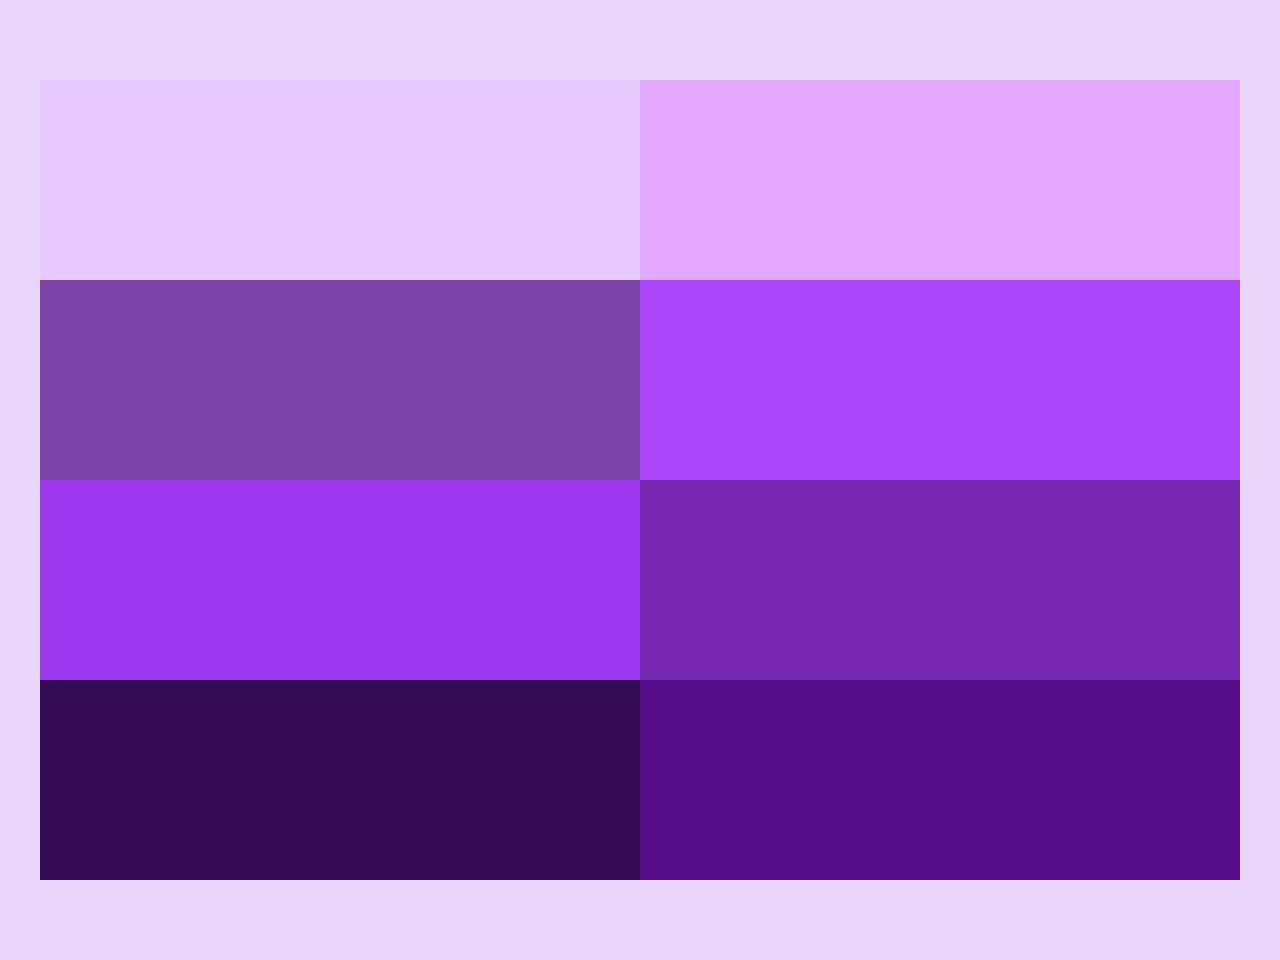
<file: 1. Flexbox/index.html>
<!DOCTYPE html>
<html lang="en">

<head>
    <meta charset="UTF-8">
    <meta name="viewport" content="width=device-width, initial-scale=1.0">
    <title>Responsive Flexbox</title>
    <link rel="stylesheet" href="styles.css">
</head>

<body>
    <section class="container">
        <section class="box-row">
            <div class="box box1"></div>
            <div class="box box2"></div>
        </section>
        <section class="box-row">
            <div class="box box3"></div>
            <div class="box box4"></div>
        </section>
        <section class="box-row">
            <div class="box box5"></div>
            <div class="box box6"></div>
        </section>
        <section class="box-row">
            <div class="box box7"></div>
            <div class="box box8"></div>
        </section>

    </section>

</body>

</html>
</file>
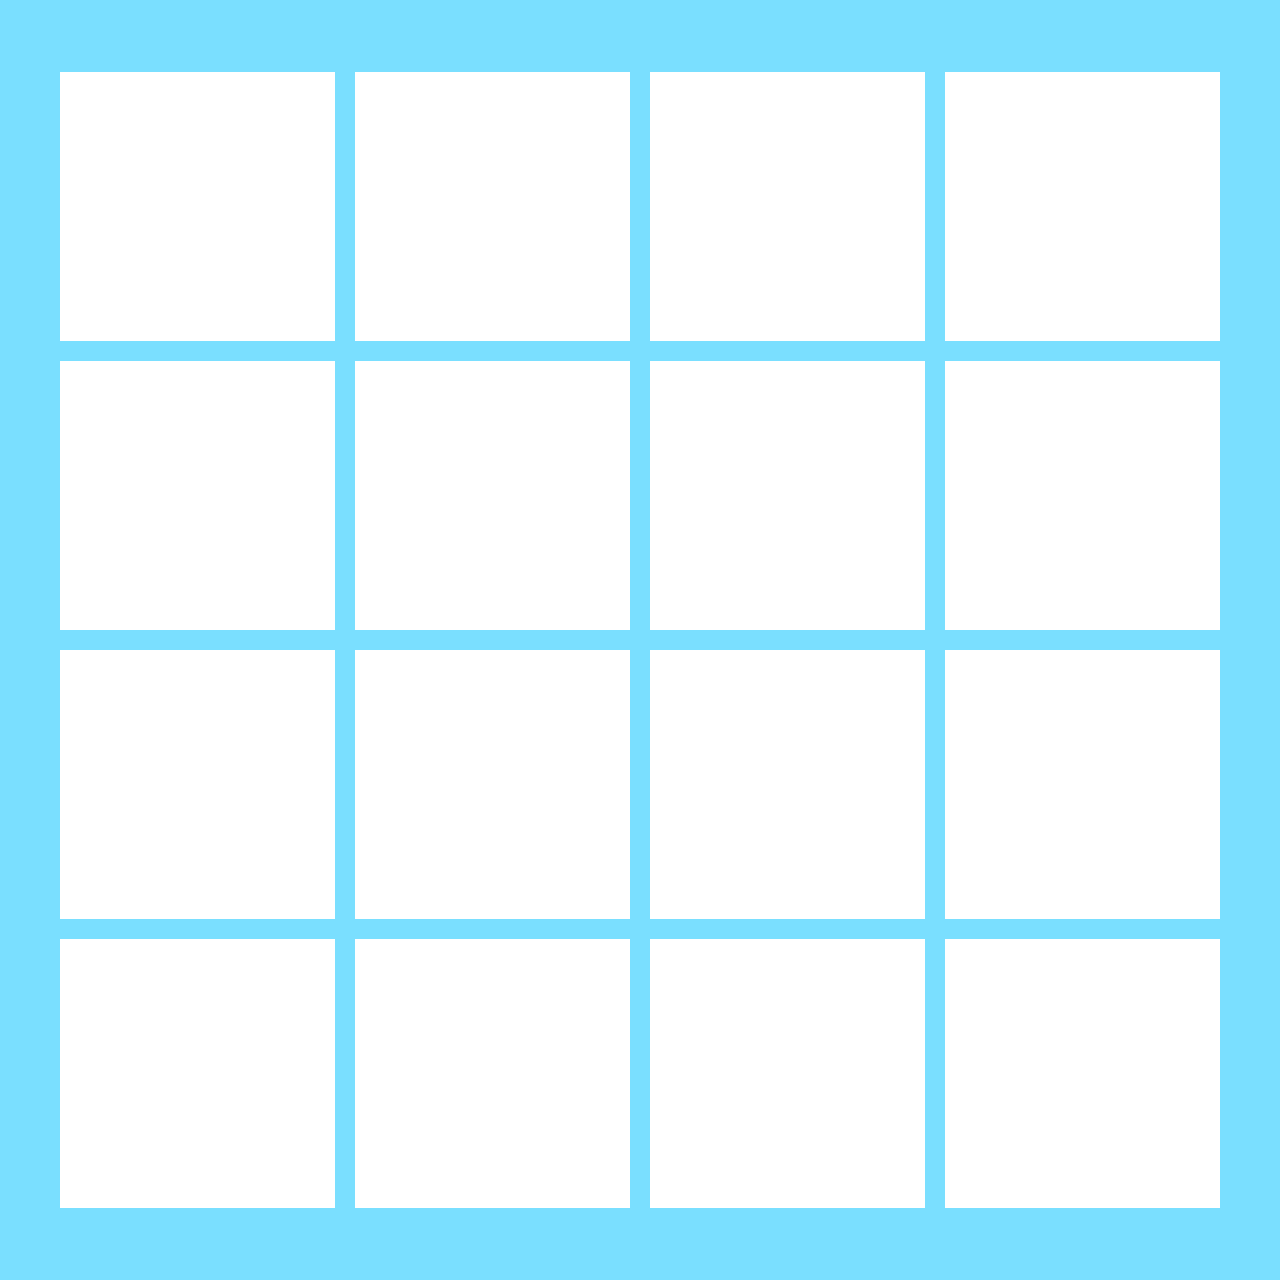
<file: 2. Grid/index.html>
<!DOCTYPE html>
<html lang="en">

<head>
    <meta charset="UTF-8">
    <meta name="viewport" content="width=device-width, initial-scale=1.0">
    <title>Responsive Grid</title>
    <link rel="stylesheet" href="styles.css">
</head>

<body>
    <section class="container grid">

        <div class="box"></div>
        <div class="box"></div>
        <div class="box"></div>
        <div class="box"></div>
        <div class="box"></div>
        <div class="box"></div>
        <div class="box"></div>
        <div class="box"></div>
        <div class="box"></div>
        <div class="box"></div>
        <div class="box"></div>
        <div class="box"></div>
        <div class="box"></div>
        <div class="box"></div>
        <div class="box"></div>
        <div class="box"></div>


    </section>

</body>

</html>
</file>
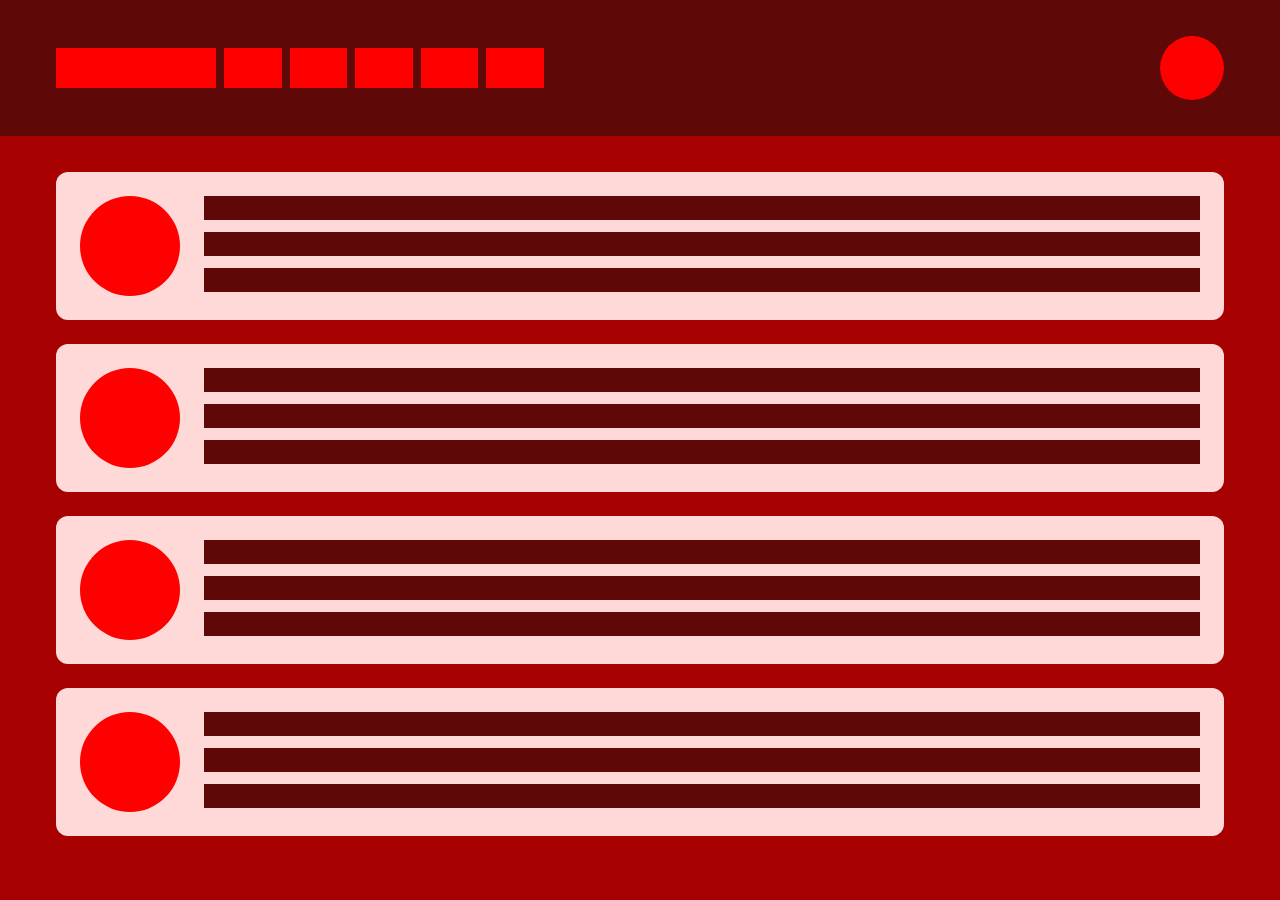
<file: 4. Flex Layout/index.html>
<!DOCTYPE html>
<html lang="en">

<head>
    <meta charset="UTF-8">
    <meta name="viewport" content="width=device-width, initial-scale=1.0">
    <title>Flex Layout</title>
    <link rel="stylesheet" href="styles.css">
</head>

<body>
    <nav>
        <section class="container navigation">
            <div class="left-nav">
                <div class="logo"></div>
                <div class="link"></div>
                <div class="link"></div>
                <div class="link"></div>
                <div class="link"></div>
                <div class="link"></div>
            </div>
            <div class="avatar"></div>
        </section>
    </nav>
    <main class="container">
        <div class="card">
            <div>
                <div class="circle"></div>
            </div>
            <div class="line-container">
                <div class="line"></div>
                <div class="line"></div>
                <div class="line"></div>
            </div>
        </div>
        <div class="card">
            <div>
                <div class="circle"></div>
            </div>
            <div class="line-container">
                <div class="line"></div>
                <div class="line"></div>
                <div class="line"></div>
            </div>
        </div>
        <div class="card">
            <div>
                <div class="circle"></div>
            </div>
            <div class="line-container">
                <div class="line"></div>
                <div class="line"></div>
                <div class="line"></div>
            </div>
        </div>
        <div class="card">
            <div>
                <div class="circle"></div>
            </div>
            <div class="line-container">
                <div class="line"></div>
                <div class="line"></div>
                <div class="line"></div>
            </div>
        </div>
        
    </main>

</body>

</html>
</file>
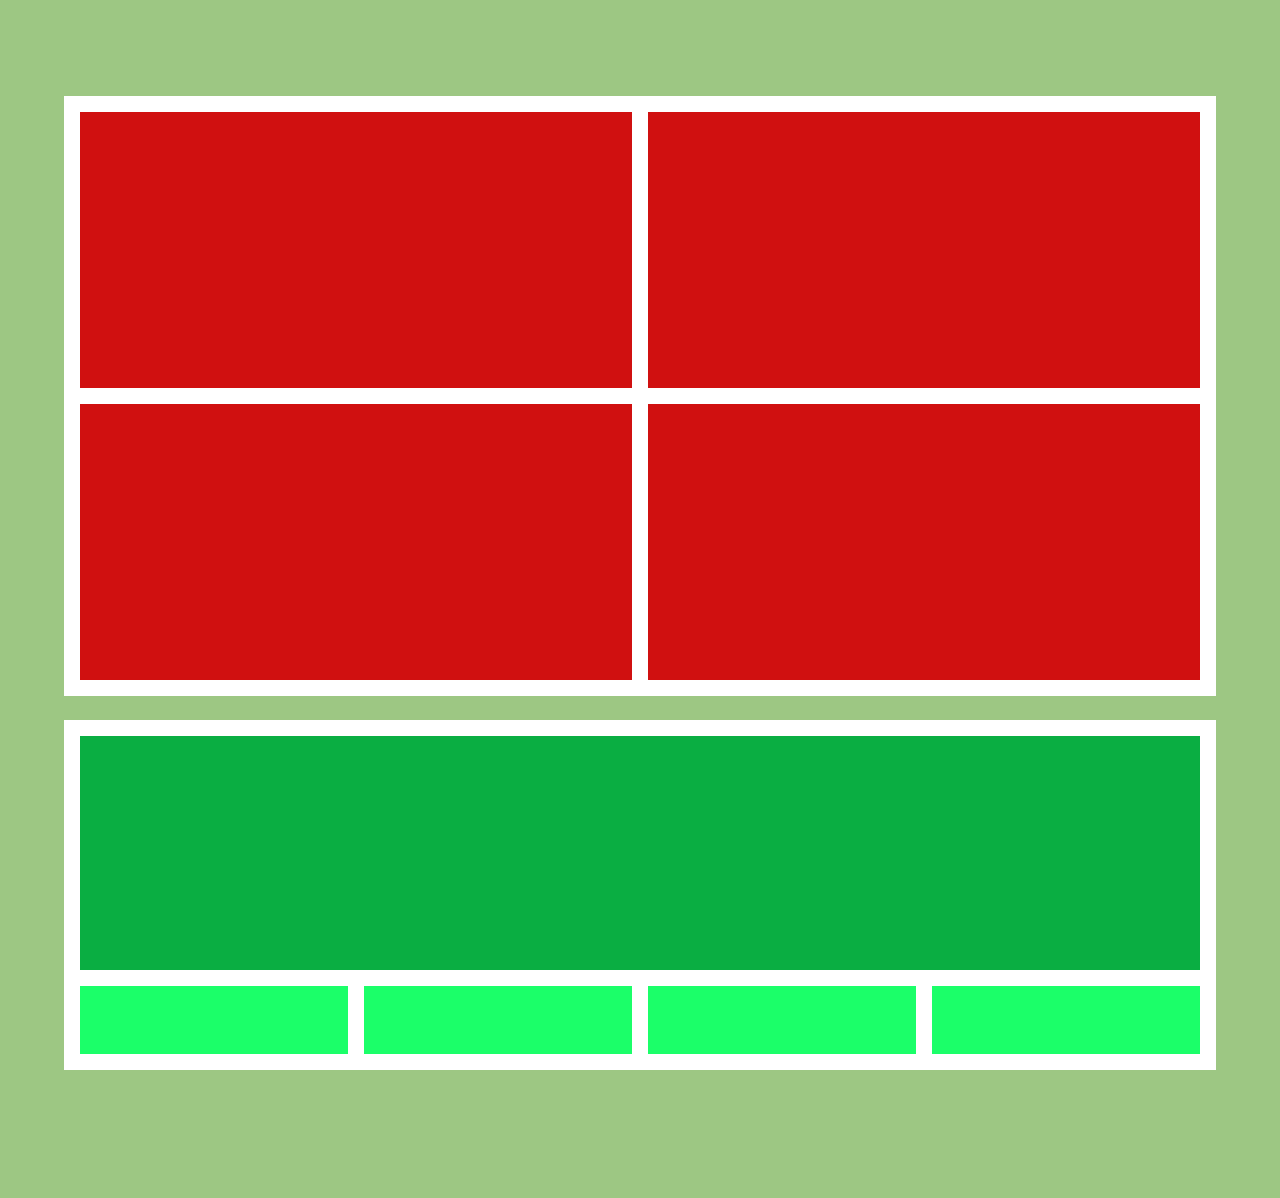
<file: 5. Grid Layout/index.html>
<!DOCTYPE html>
<html lang="en">

<head>
    <meta charset="UTF-8">
    <meta name="viewport" content="width=device-width, initial-scale=1.0">
    <title>Grid Layout</title>
    <link rel="stylesheet" href="styles.css">
</head>

<body>
    <div class="layout">
        <section class="container top-container">
            <div class="red-box"></div>
            <div class="red-box"></div>
            <div class="red-box"></div>
            <div class="red-box"></div>
        </section>
        <section class="container bottom-container">
            <div class="dark-green-box"></div>
            <div class="green-grid">
                <div class="light-green-box"></div>
                <div class="light-green-box"></div>
                <div class="light-green-box"></div>
                <div class="light-green-box"></div>
            </div>
        </section>
    </div>
</body>

</html>
</file>
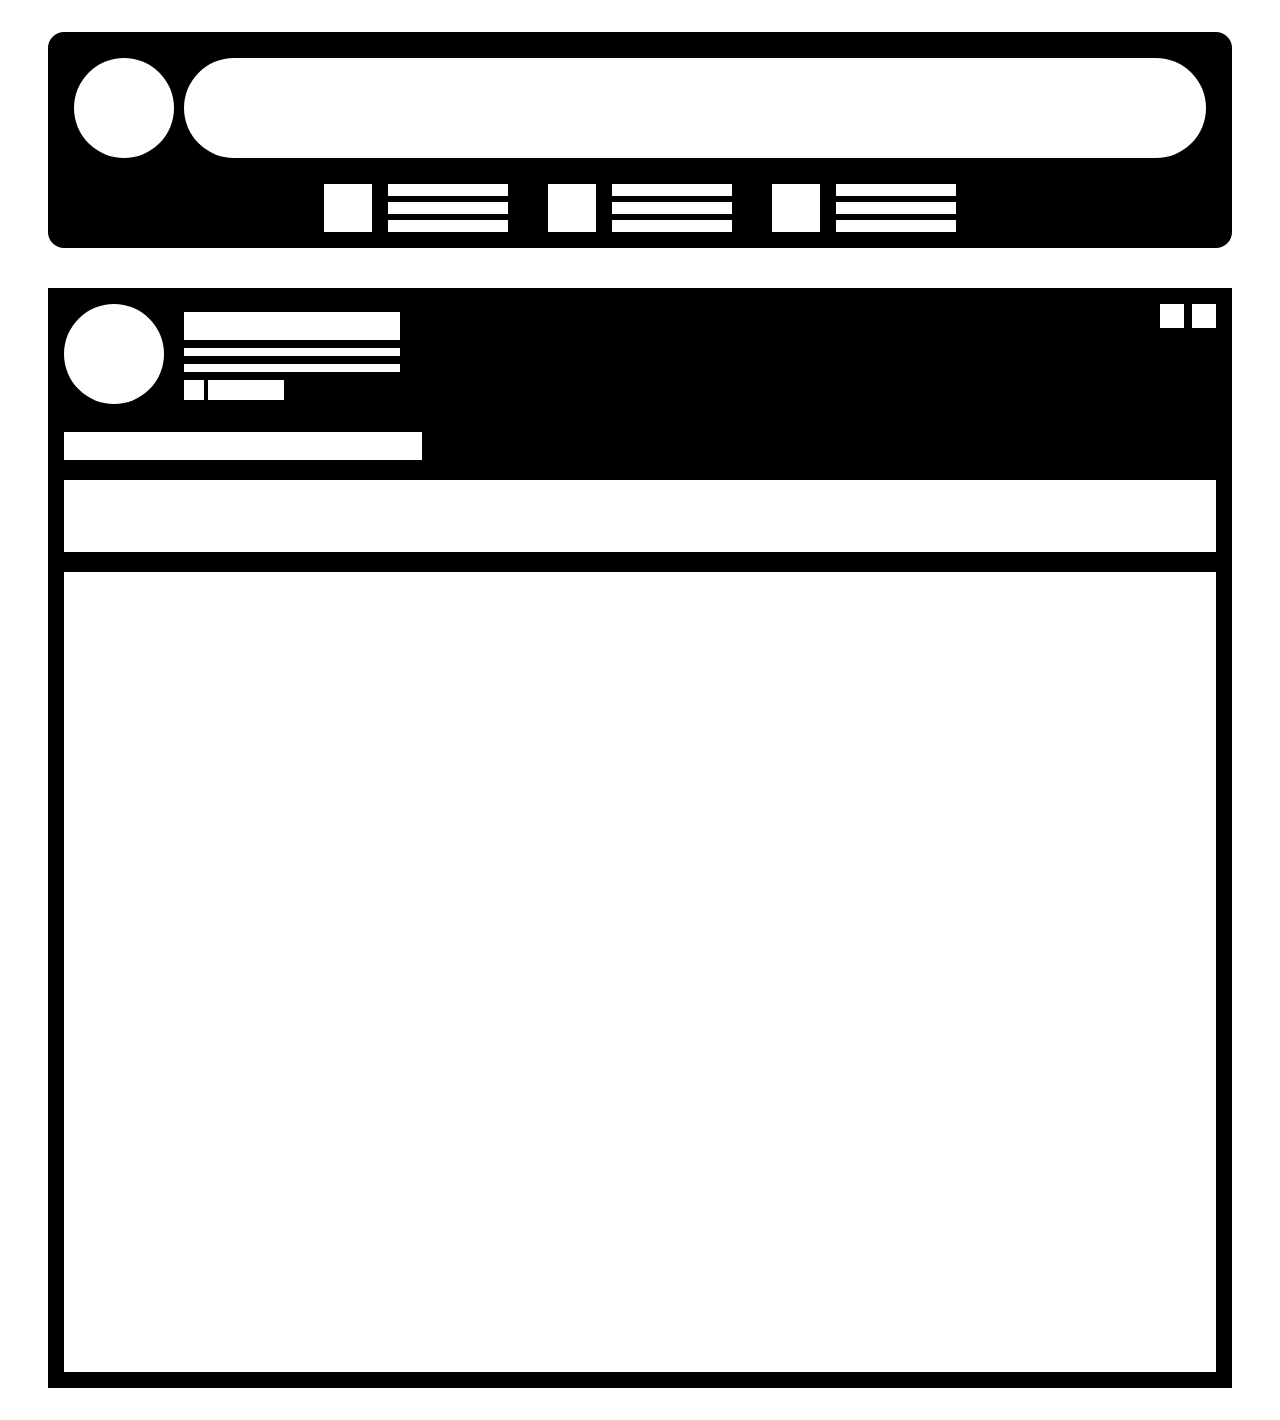
<file: 6. Advanced Flex/index.html>
<!DOCTYPE html>
<html lang="en">

<head>
    <meta charset="UTF-8">
    <meta name="viewport" content="width=device-width, initial-scale=1.0">
    <title>Advanced Flex</title>
    <link rel="stylesheet" href="styles.css">
</head>

<body>
    <div class="layout">
        <div class="container">
            <section class="top-section">
                <div class="circle-input-section">
                    <div class="avatar"></div>
                    <div class="input"></div>
                </div>
                <div class="tag-info-section">
                    <div class="tag-info">
                        <div class="square"></div>
                        <div class="line-container">
                            <div class="line"></div>
                            <div class="line"></div>
                            <div class="line"></div>
                        </div>
                    </div>
                    <div class="tag-info">
                        <div class="square"></div>
                        <div class="line-container">
                            <div class="line"></div>
                            <div class="line"></div>
                            <div class="line"></div>
                        </div>
                    </div>
                    <div class="tag-info">
                        <div class="square"></div>
                        <div class="line-container">
                            <div class="line"></div>
                            <div class="line"></div>
                            <div class="line"></div>
                        </div>
                    </div>
                </div>
            </section>
            <section class="bottom-section">
                <div class="user-info-container">
                    <div class="user-info">
                        <div class="avatar"></div>
                        <div class="details">
                            <div class="rectangle"></div>
                            <div class="line"></div>
                            <div class="line"></div>
                            <div class="more-details">
                                <div class="box1"></div>
                                <div class="box2"></div>
                            </div>
                        </div>

                    </div>
                    <div class="controls">
                        <div class="control"></div>
                        <div class="control"></div>
                    </div>
                </div>
                <div class="content-container">
                    <div class="bar1"></div>
                    <div class="bar2"></div>
                    <div class="content"></div>
                </div>
            </section>
        </div>
    </div>
</body>

</html>
</file>
<file: 1. Flexbox/styles.css>
* {
    margin: 0;
    padding: 0;
    box-sizing: border-box;
}

body {
    background-color: #ebd6fb;
}

.container {
    max-width: 1200px;
    height: 800px;
    background-color: black;
    margin: 80px 60px;
}

.box {
    width: 100%;
    height: 200px;
}

.box-row {
    display: flex;
}

.box1 {
    background-color: #e7caff;
}

.box2 {
    background-color: #e3a7ff;
}

.box3 {
    background-color: #7e45a8;
}

.box4 {
    background-color: #ab46fb;
}

.box5 {
    background-color: #9e38ef;
}

.box6 {
    background-color: #7629b2;
}

.box7 {
    background-color: #340c53;
}

.box8 {
    background-color: #560e8d;
}

@media screen and (width > 1200px) {
    .container {
        margin: 80px auto;
    }
}

@media screen and (width < 1200px) and (width > 450px) {
    .container {
        margin: 36px 24px;
    }
}

@media screen and (width < 450px) {
    .container {
        margin: 24px 16px;
    }
}
</file>
<file: 2. Grid/styles.css>
* {
    margin: 0;
    padding: 0;
    box-sizing: border-box;
}

body {
    background-color: #7adfff;
}

.container {
    max-width: 1200px;
    min-height: 800px;
    margin: 72px auto;
    padding: 0 20px;
}

.box {
    height: 269px;
    width: 100%;
    background-color: white;
}

.grid {
    display: grid;
    grid-template-columns: repeat(4, 1fr);
    gap: 20px;
}

@media screen and (width > 1200px) {
    .grid {
        grid-template-columns: repeat(4, 1fr);
    }
    .container{
        margin: 72px auto;
    }
}

@media screen and (width < 1200px) and (width > 450px) {
    .grid {
        grid-template-columns: repeat(2, 1fr);
        gap: 16px;
    }
    .container{
        margin: 48px auto;
    }
}

@media screen and (width < 450px) {
    .grid {
        grid-template-columns: repeat(1, 1fr);
        gap: 12px;
    }
    .container{
        margin: 32px auto;
    }
}
</file>
<file: 4. Flex Layout/styles.css>
:root {
    --body: #a70000;
    --brown: #5e0808;
    --red: #ff0000;
    --card: #ffd8d8;
}


* {
    margin: 0;
    padding: 0;
    box-sizing: border-box;
}

body {
    background-color: var(--body);
}

.container {
    max-width: 1200px;
    margin: 0 auto;
    padding: 36px 16px;
}

/* Navigation Styling */
nav {
    background-color: var(--brown);
}

.navigation {
    display: flex;
    align-items: center;
    justify-content: space-between;
    min-height: 93px;
}

.left-nav {
    display: flex;
    align-items: center;
    width: 100%;
    max-width: 488px;
    height: 100%;
    gap: 8px;
}

.logo,
.link,
.avatar {
    background: var(--red);
}

.logo {
    height: 40px;
    width: 100%;
    min-width: 160px;
}

.link {
    height: 40px;
    width: 100%;
}

.avatar {
    height: 64px;
    width: 64px;
    border-radius: 50%;
}


main {
    padding-top: 36px;
}

/* Cards Styling */

.card {
    display: flex;
    background-color: var(--card);
    padding: 24px;
    border-radius: 12px;
    gap: 24px;
    margin-bottom: 24px;
}

.circle {
    background-color: var(--red);
    border-radius: 50%;
    height: 100px;
    width: 100px;
}

.line-container {
    display: flex;
    flex-direction: column;
    gap: 12px;
    width: 100%;
}

.line {
    height: 24px;
    width: 100%;

    background-color: var(--brown);
}

@media screen and (width > 1200px) {}

@media screen and (width < 1200px) and (width > 450px) {}

@media screen and (width < 600px) {
    .logo {
        min-width: 70px;
    }

    .avatar {
        height: 48px;
        width: 48px;
    }

    .left-nav {
        max-width: 366px;
    }

    .circle {

        height: 75px;
        width: 75px;
    }

    .line {
        height: 18px;
    }
}

@media screen and (width < 500px) {

    .left-nav {
        max-width: 266px;
    }

}
</file>
<file: 5. Grid Layout/styles.css>
:root {
    --body-bg: #9dc783;
    --container: #fff;
    --red: #d01010;
    --dark-green: #0aae42;
    --light-green: #1bff69;
    --spacing: 16px;
}

* {
    margin: 0;
    padding: 0;
    box-sizing: border-box;
}

body {
    background-color: var(--body-bg);
}

.layout {
    padding: var(--spacing);
    margin-bottom: 32px
}

.container {
    max-width: 1200px;
    margin: 0 auto;
    background-color: var(--container);
}

.top-container {
    margin-top: 32px;
    min-height: 600px;
    display: grid;
    grid-template-columns: 1fr 1fr;
    gap: var(--spacing);
    padding: var(--spacing);
}


.red-box {
    background-color: var(--red);
    width: 100%;
    height: 100%;
    min-height: 274px;
}


.bottom-container {
    margin-top: 24px;
    margin-bottom: 32px;
    min-height: 350px;
    display: flex;
    flex-direction: column;
    padding: var(--spacing);
    gap: var(--spacing);
}

.green-grid {
    height: 68px;
    display: grid;
    gap: var(--spacing);
    grid-template-columns: repeat(4, 1fr);
}

.light-green-box {
    background-color: var(--light-green);
    width: 100%;
    height: 100%;
}

.dark-green-box {
    background-color: var(--dark-green);
    width: 100%;
    height: 100%;
    flex-grow: 1;
}


@media screen and (width > 1200px) {
    .layout {
        padding: 64px;
    }
}

@media screen and (width < 1200px) and (width > 450px) {
    .layout {
        padding: 32px;
    }

    .top-container{
        margin-top: 20px;
    }

    .green-grid {
        height: 97px;
        grid-template-columns: repeat(2, 1fr);
    }

    .bottom-container{
        height: 470px;
    }
}

@media screen and (width < 500px) {
    :root{
        --spacing: 12px;
    }
    .top-container{
        margin-top: var(--spacing);
        grid-template-columns: 1fr;
    }
    .layout {
        padding: var(--spacing);
    }
    .green-grid {
        height: 204px;
        grid-template-columns: repeat(1, 1fr);
    }
    .bottom-container{
        height: 574px;
    }
}
</file>
<file: 6. Advanced Flex/styles.css>
:root {
    --primary: #fff;
    --secondary: #000;
}

* {
    margin: 0;
    padding: 0;
    box-sizing: border-box;
}

body {
    background-color: var(--primary);
}

.layout {
    padding: 0 16px;
    margin: 32px;
}

.container {
    max-width: 1200px;
    margin: 32px auto;
}

.top-section {
    background-color: var(--secondary);
    width: 100%;
    min-height: 216px;
    border-radius: 16px;
    display: flex;
    flex-direction: column;
    padding: 16px;
    gap: 16px;
}


.avatar {
    border-radius: 100%;
    height: 100px;
    width: 100px;
    background-color: var(--primary);
    flex-shrink: 0;
}


.circle-input-section {
    display: flex;
    height: 120px;
    gap: 10px;
    align-items: center;
    padding: 10px;

    .input {
        border-radius: 64px;
        height: 100px;
        width: 100%;
        background-color: var(--primary);
    }
}


.tag-info-section {
    min-height: 48px;
    display: flex;
    gap: 40px;
    justify-content: center;

    .tag-info {
        display: flex;
        gap: 16px;
        width: 184px;

        .square {
            height: 48px;
            width: 48px;
            background-color: var(--primary);
            flex-shrink: 0;
        }

        .line-container {
            display: flex;
            flex-direction: column;
            width: 100%;
            gap: 6px;

            .line {
                flex: 1;
                width: 100%;
                background-color: var(--primary);
            }
        }
    }
}

.bottom-section {
    margin-top: 40px;
    min-height: 1100px;
    background-color: var(--secondary);
    display: flex;
    flex-direction: column;
    gap: 24px;
    padding: 16px;

    .user-info-container {
        display: flex;
        justify-content: space-between;
        align-items: start;

        .user-info {
            display: flex;
            gap: 12px;
            width: 100%;

            .details {
                display: flex;
                flex-direction: column;
                gap: 8px;
                width: 232px;
                padding: 8px;

                .rectangle {
                    height: 28px;
                    width: 100%;
                    background-color: var(--primary);
                }

                .line {
                    height: 8px;
                    width: 100%;
                    background-color: var(--primary);
                }

                .more-details {
                    display: flex;
                    gap: 4px;
                    height: 20px;


                    .box1 {
                        width: 20px;
                        height: 100%;
                        background-color: var(--primary);
                    }

                    .box2 {
                        width: 76px;
                        height: 100%;
                        background-color: var(--primary);
                    }
                }

            }
        }

        .controls {
            display: flex;
            gap: 8px;

            .control {
                height: 24px;
                width: 24px;
                background-color: var(--primary);
                flex-shrink: 0;
            }
        }
    }

    .content-container {
        display: flex;
        flex-direction: column;
        gap: 20px;

        .bar1,
        .bar2,
        .content {
            background-color: var(--primary);
        }

        .bar1 {
            height: 28px;
            width: 358px;
        }

        .bar2 {
            height: 72px;
            width: 100%;
        }

        .content {
            height: 800px;
            width: 100%;
        }
    }
}

@media screen and (width > 1200px) {}

@media screen and (width < 1200px) and (width > 450px) {}

@media screen and (width < 700px) {
    .tag-info-section {
        flex-direction: column;
        gap: 12px;

        .tag-info {
            width: 100%;
        }
    }

    .bottom-section {
        .user-info-container {
            flex-direction: column-reverse;
            align-items: flex-end;
        }

        .content-container {
            .bar1 {
                height: 28px;
                width: 100%;
            }
        }
    }

    .circle-input-section {
        .input {
            height: 64px;
        }
    }

}
</file>
